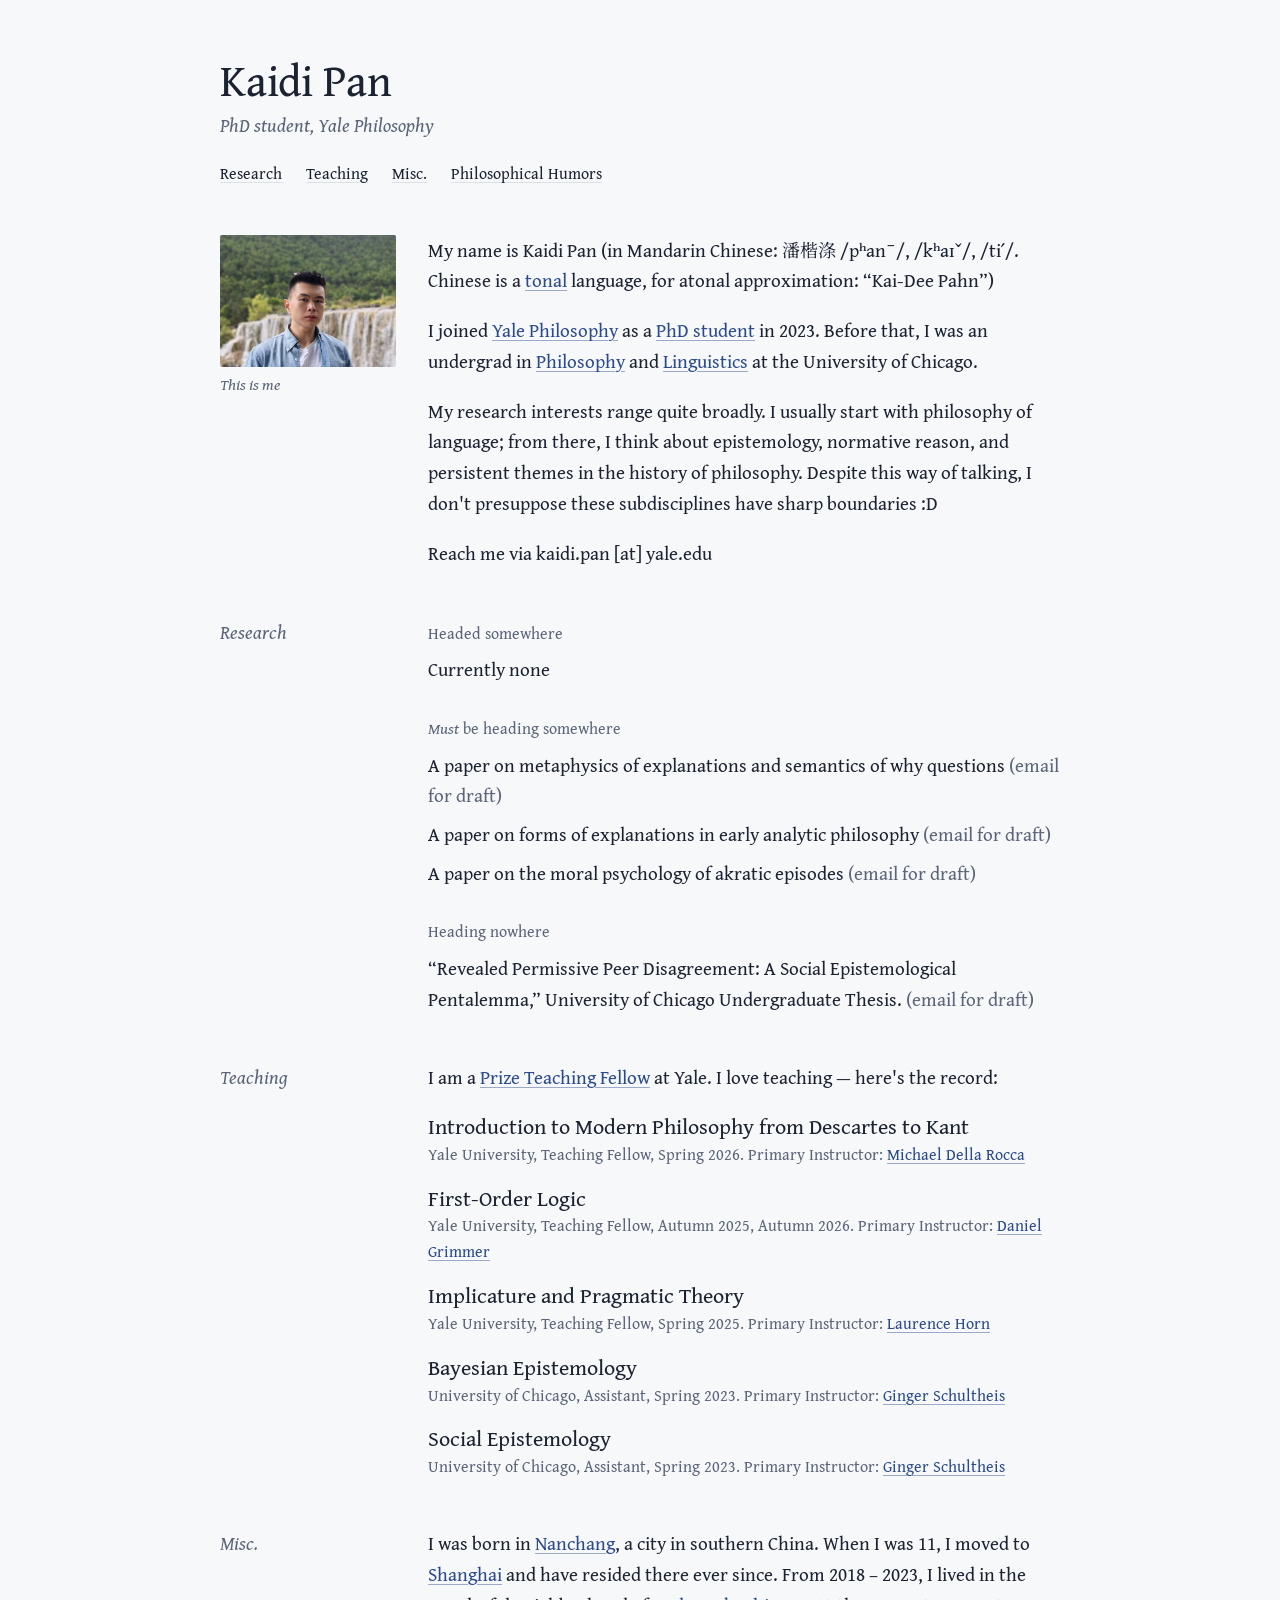
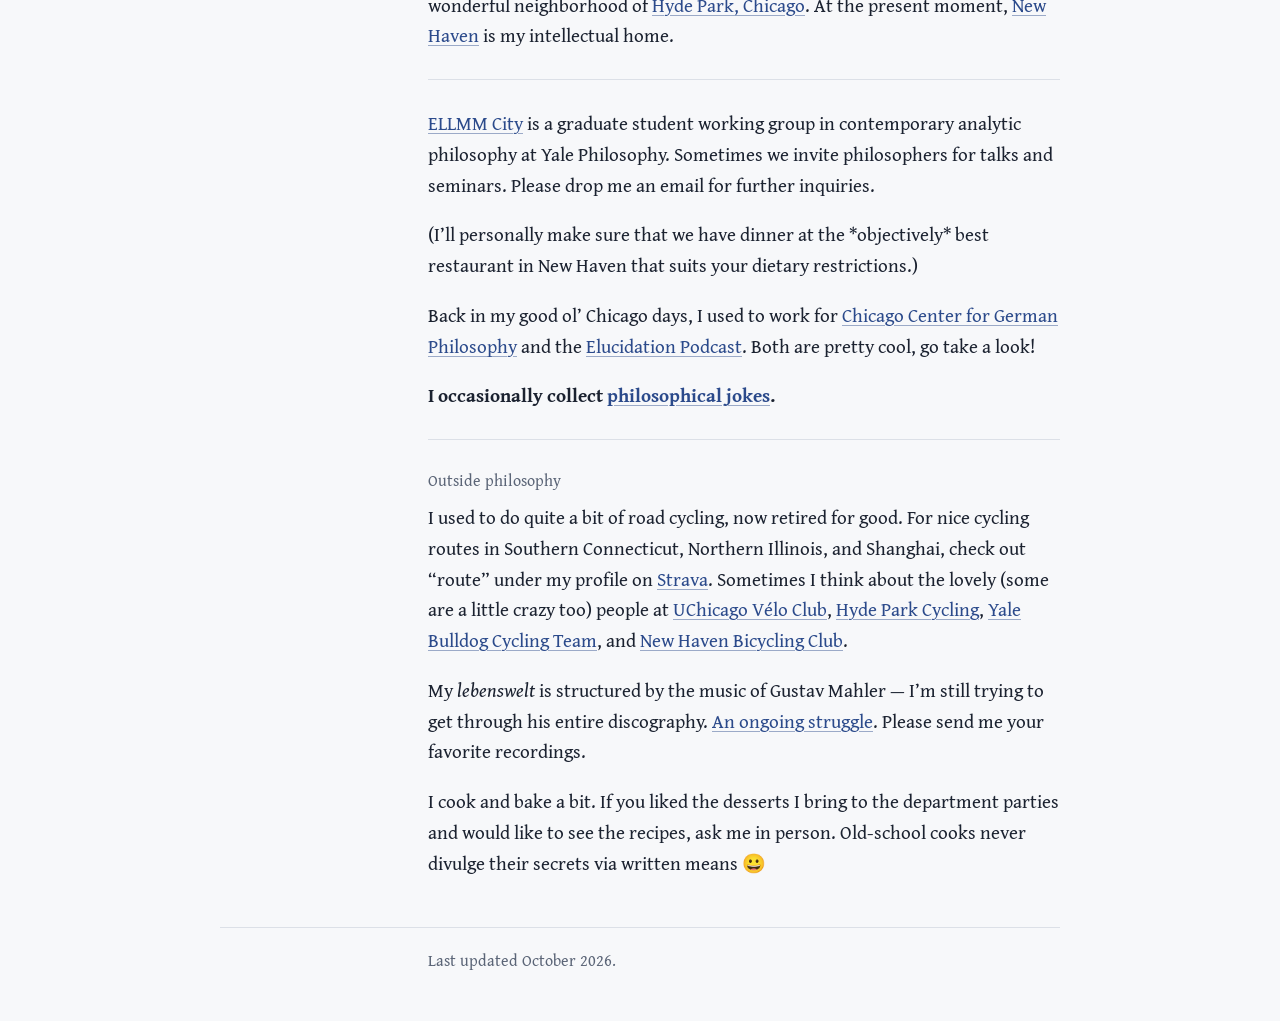
<file: index.html>
<!doctype html>
<html lang="en">
<head>
  <meta charset="utf-8">
  <meta name="viewport" content="width=device-width, initial-scale=1, viewport-fit=cover">
  <title>Kaidi Pan · Philosophy, Yale University</title>
  <meta name="description" content="Kaidi Pan (潘楷涤), PhD student in philosophy at Yale University: philosophy of language, epistemology, normative reason, and the history of philosophy.">
  <meta name="author" content="Kaidi Pan">
  <link rel="canonical" href="https://kaidi-pan.github.io/">

  <!-- How the page looks when the link is shared (Slack, iMessage, social media) -->
  <meta property="og:type" content="profile">
  <meta property="og:site_name" content="Kaidi Pan">
  <meta property="og:title" content="Kaidi Pan">
  <meta property="og:description" content="Kaidi Pan (潘楷涤), PhD student in philosophy at Yale University: philosophy of language, epistemology, normative reason, and the history of philosophy.">
  <meta property="og:url" content="https://kaidi-pan.github.io/">
  <meta property="og:image" content="https://kaidi-pan.github.io/photo.jpg">
  <meta property="og:image:alt" content="Kaidi Pan">
  <meta property="profile:first_name" content="Kaidi">
  <meta property="profile:last_name" content="Pan">
  <meta name="twitter:card" content="summary">

  <!-- Structured data: tells search engines who this page is about -->
  <script type="application/ld+json">
{
  "@context": "https://schema.org",
  "@type": "ProfilePage",
  "url": "https://kaidi-pan.github.io/",
  "dateModified": "2026-10-11",
  "mainEntity": {
    "@type": "Person",
    "@id": "https://kaidi-pan.github.io/#person",
    "name": "Kaidi Pan",
    "alternateName": "潘楷涤",
    "givenName": "Kaidi",
    "familyName": "Pan",
    "url": "https://kaidi-pan.github.io/",
    "image": "https://kaidi-pan.github.io/photo.jpg",
    "jobTitle": "PhD student in philosophy",
    "affiliation": {
      "@type": "Organization",
      "name": "Department of Philosophy, Yale University",
      "url": "https://philosophy.yale.edu/"
    },
    "alumniOf": {
      "@type": "CollegeOrUniversity",
      "name": "University of Chicago",
      "url": "https://www.uchicago.edu/"
    },
    "award": "Prize Teaching Fellow, Yale University",
    "knowsAbout": [
      "Philosophy of language",
      "Semantics",
      "Linguistics",
      "Epistemology",
      "Normative reasons",
      "Metaethics",
      "Moral psychology",
      "Explanation",
      "History of analytic philosophy",
      "Early modern philosophy"
    ],
    "sameAs": [
      "https://philosophy.yale.edu/profile/kaidi-pan"
    ]
  }
}
  </script>
  <link rel="icon" href="favicon.svg" type="image/svg+xml">
  <link rel="preconnect" href="https://fonts.googleapis.com">
  <link rel="preconnect" href="https://fonts.gstatic.com" crossorigin>
  <link rel="stylesheet" href="https://fonts.googleapis.com/css2?family=Gentium+Book+Plus:ital,wght@0,400;0,700;1,400;1,700&display=swap">
  <link rel="stylesheet" href="https://fonts.googleapis.com/css2?family=Noto+Serif+SC&text=%E6%BD%98%E6%A5%B7%E6%B6%A4&display=swap">
  <link rel="stylesheet" href="style.css">
</head>
<body>
<div class="page">

  <header class="masthead">
    <h1>Kaidi Pan</h1>
    <p class="role">PhD student, Yale Philosophy</p>
    <nav class="site-nav" aria-label="Site">
      <ul>
        <li><a href="#research">Research</a></li>
        <li><a href="#teaching">Teaching</a></li>
        <li><a href="#misc">Misc.</a></li>
        <li><a href="jokes.html">Philosophical Humors</a></li>
        <!-- To add a CV: put cv.pdf in this folder and uncomment the next line.
        <li><a href="cv.pdf">CV</a></li>
        -->
      </ul>
    </nav>
  </header>

  <main class="stack">

    <!-- HELLO -->
    <section class="row intro" id="hello" aria-label="Hello">
      <figure class="portrait">
        <img src="photo.jpg" width="900" height="1115" alt="Kaidi Pan" onerror="this.closest('figure').hidden = true">
        <figcaption>This is me</figcaption>
      </figure>
      <div class="body">
        <p>My name is Kaidi Pan (in Mandarin Chinese: <span lang="zh-Hans" class="hanzi">潘楷涤</span> <span class="ipa">/pʰanˉ/, /kʰaɪˇ/, /tiˊ/</span>. Chinese is a <a href="https://en.wikipedia.org/wiki/Standard_Chinese_phonology#Tones" target="_blank">tonal</a> language, for atonal approximation: “Kai-Dee Pahn”)</p>
        <p>I joined <a href="https://philosophy.yale.edu/" target="_blank">Yale Philosophy</a> as a <a href="https://philosophy.yale.edu/people/graduate-students" target="_blank">PhD student</a> in 2023. Before that, I was an undergrad in <a href="https://philosophy.uchicago.edu/" target="_blank">Philosophy</a> and <a href="https://linguistics.uchicago.edu/" target="_blank">Linguistics</a> at the University of Chicago.</p>
        <p>My research interests range quite broadly. I usually start with philosophy of language; from there, I think about epistemology, normative reason, and persistent themes in the history of philosophy. Despite this way of talking, I don't presuppose these subdisciplines have sharp boundaries :D</p>
        <p>Reach me via kaidi.pan [at] yale.edu</p>
      </div>
    </section>

    <!-- RESEARCH -->
    <section class="row" id="research">
      <h2>Research</h2>
      <div class="body">

        <h3 class="group">Headed somewhere</h3>
        <ul class="items">
          <li>Currently none</li>
          <!-- When a paper is accepted, replace "Currently none" with e.g.
          <li>“Paper Title,” <i>Journal Name</i>, forthcoming. <a href="papers/title.pdf">PDF</a></li>
          -->
        </ul>

        <h3 class="group"><em>Must</em> be heading somewhere</h3>
        <ul class="items">
          <li>A paper on metaphysics of explanations and semantics of why questions <span class="note">(email for draft)</span></li>
          <li>A paper on forms of explanations in early analytic philosophy <span class="note">(email for draft)</span></li>
          <li>A paper on the moral psychology of akratic episodes <span class="note">(email for draft)</span></li>
        </ul>

        <h3 class="group">Heading nowhere</h3>
        <ul class="items">
          <li>“Revealed Permissive Peer Disagreement: A Social Epistemological Pentalemma,” University of Chicago Undergraduate Thesis. <span class="note">(email for draft)</span></li>
        </ul>

      </div>
    </section>

    <!-- TEACHING -->
    <section class="row" id="teaching">
      <h2>Teaching</h2>
      <div class="body">
        <p>I am a <a href="https://gsas.yale.edu/teaching-fellow-program/prize-teaching-fellows" target="_blank">Prize Teaching Fellow</a> at Yale. I love teaching — here's the record:</p>
        <ul class="items courses">
          <li>
            <span class="course">Introduction to Modern Philosophy from Descartes to Kant</span>
            <span class="note">Yale University, Teaching Fellow, Spring 2026. Primary Instructor: <a href="https://philosophy.yale.edu/profile/michael-della-rocca" target="_blank">Michael Della Rocca</a></span>
          </li>
          <li>
            <span class="course">First-Order Logic</span>
            <span class="note">Yale University, Teaching Fellow, Autumn 2025, Autumn 2026. Primary Instructor: <a href="https://danielgrimmer.github.io/" target="_blank">Daniel Grimmer</a></span>
          </li>
          <li>
            <span class="course">Implicature and Pragmatic Theory</span>
            <span class="note">Yale University, Teaching Fellow, Spring 2025. Primary Instructor: <a href="https://ling.yale.edu/profile/laurence-r-horn" target="_blank">Laurence Horn</a></span>
          </li>
          <li>
            <span class="course">Bayesian Epistemology</span>
            <span class="note">University of Chicago, Assistant, Spring 2023. Primary Instructor: <a href="https://www.gingerschultheis.com/" target="_blank">Ginger Schultheis</a></span>
          </li>
          <li>
            <span class="course">Social Epistemology</span>
            <span class="note">University of Chicago, Assistant, Spring 2023. Primary Instructor: <a href="https://www.gingerschultheis.com/" target="_blank">Ginger Schultheis</a></span>
          </li>
        </ul>
      </div>
    </section>

    <!-- MISC. -->
    <section class="row" id="misc">
      <h2>Misc.</h2>
      <div class="body">
        <p>I was born in <a href="https://en.wikipedia.org/wiki/Nanchang" target="_blank">Nanchang</a>, a city in southern China. When I was 11, I moved to <a href="https://en.wikipedia.org/wiki/Shanghai" target="_blank">Shanghai</a> and have resided there ever since. From 2018 – 2023, I lived in the wonderful neighborhood of <a href="https://en.wikipedia.org/wiki/Hyde_Park,_Chicago" target="_blank">Hyde Park, Chicago</a>. At the present moment, <a href="https://en.wikipedia.org/wiki/New_Haven,_Connecticut" target="_blank">New Haven</a> is my intellectual home.</p>

        <hr>

        <p><a href="https://philosophy.yale.edu/graduates/working-groups" target="_blank">ELLMM City</a> is a graduate student working group in contemporary analytic philosophy at Yale Philosophy. Sometimes we invite philosophers for talks and seminars. Please drop me an email for further inquiries.</p>
        <p>(I’ll personally make sure that we have dinner at the *objectively* best restaurant in New Haven that suits your dietary restrictions.)</p>
        <p>Back in my good ol’ Chicago days, I used to work for <a href="https://centerforgermanphilosophy.uchicago.edu/" target="_blank">Chicago Center for German Philosophy</a> and the <a href="https://elucidations.vercel.app/" target="_blank">Elucidation Podcast</a>. Both are pretty cool, go take a look!</p>
        <p><strong>I occasionally collect <a href="jokes.html">philosophical jokes</a>.</strong></p>

        <hr>

        <h3 class="group">Outside philosophy</h3>
        <p>I used to do quite a bit of road cycling, now retired for good. For nice cycling routes in Southern Connecticut, Northern Illinois, and Shanghai, check out “route” under my profile on <a href="https://www.strava.com/athletes/47119858" target="_blank">Strava</a>. Sometimes I think about the lovely (some are a little crazy too) people at <a href="https://blueprint.uchicago.edu/organization/ucvc" target="_blank">UChicago Vélo Club</a>, <a href="https://hydeparkcycling.org/" target="_blank">Hyde Park Cycling</a>, <a href="http://www.yalecycling.org/" target="_blank">Yale Bulldog Cycling Team</a>, and <a href="https://www.newhavenbicyclingclub.org/" target="_blank">New Haven Bicycling Club</a>.</p>
        <p>My <i lang="de">lebenswelt</i> is structured by the music of Gustav Mahler — I’m still trying to get through his entire discography. <a href="https://open.spotify.com/playlist/34QnlANJVB7xuvrB13A59O" target="_blank">An ongoing struggle</a>. Please send me your favorite recordings.</p>
        <p>I cook and bake a bit. If you liked the desserts I bring to the department parties and would like to see the recipes, ask me in person. Old-school cooks never divulge their secrets via written means 😀</p>
      </div>
    </section>

  </main>

  <footer class="row colophon">
    <p class="body">Last updated October 2026.</p>
  </footer>

</div>
</body>
</html>
</file>
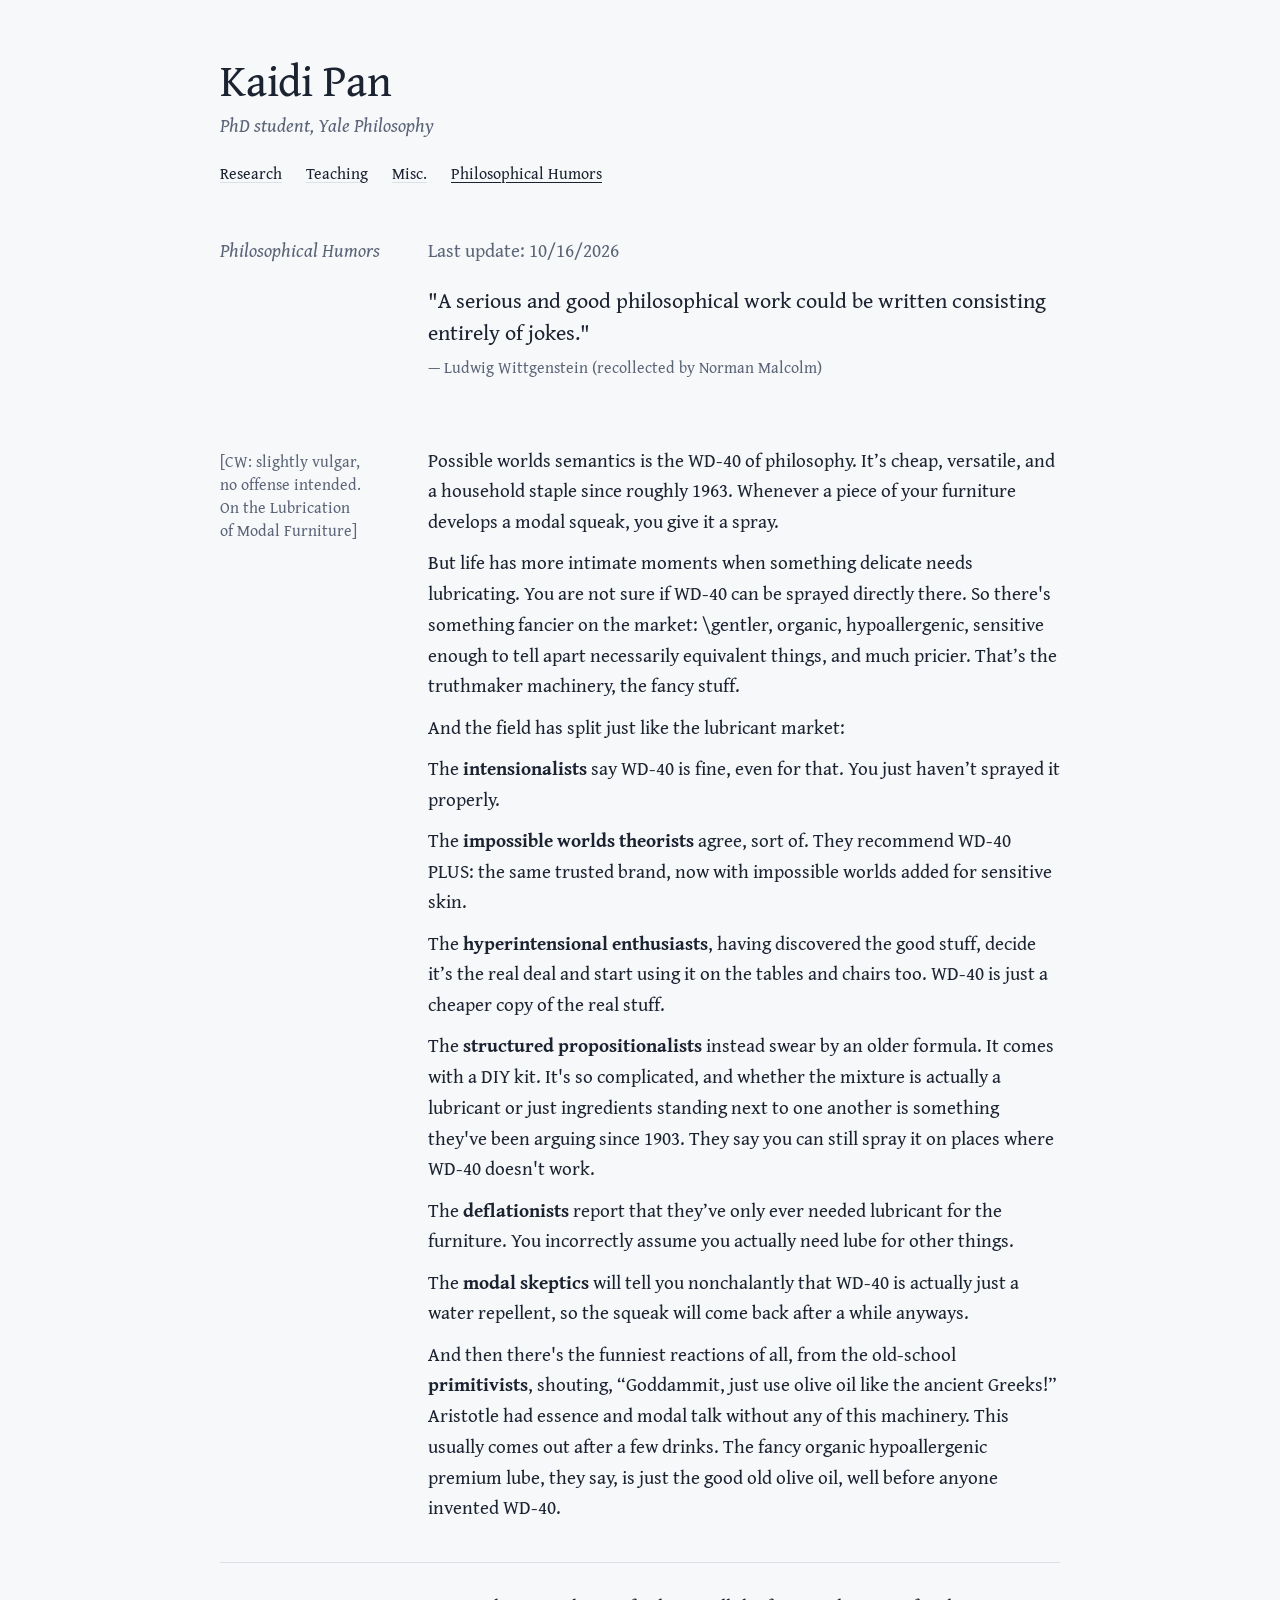
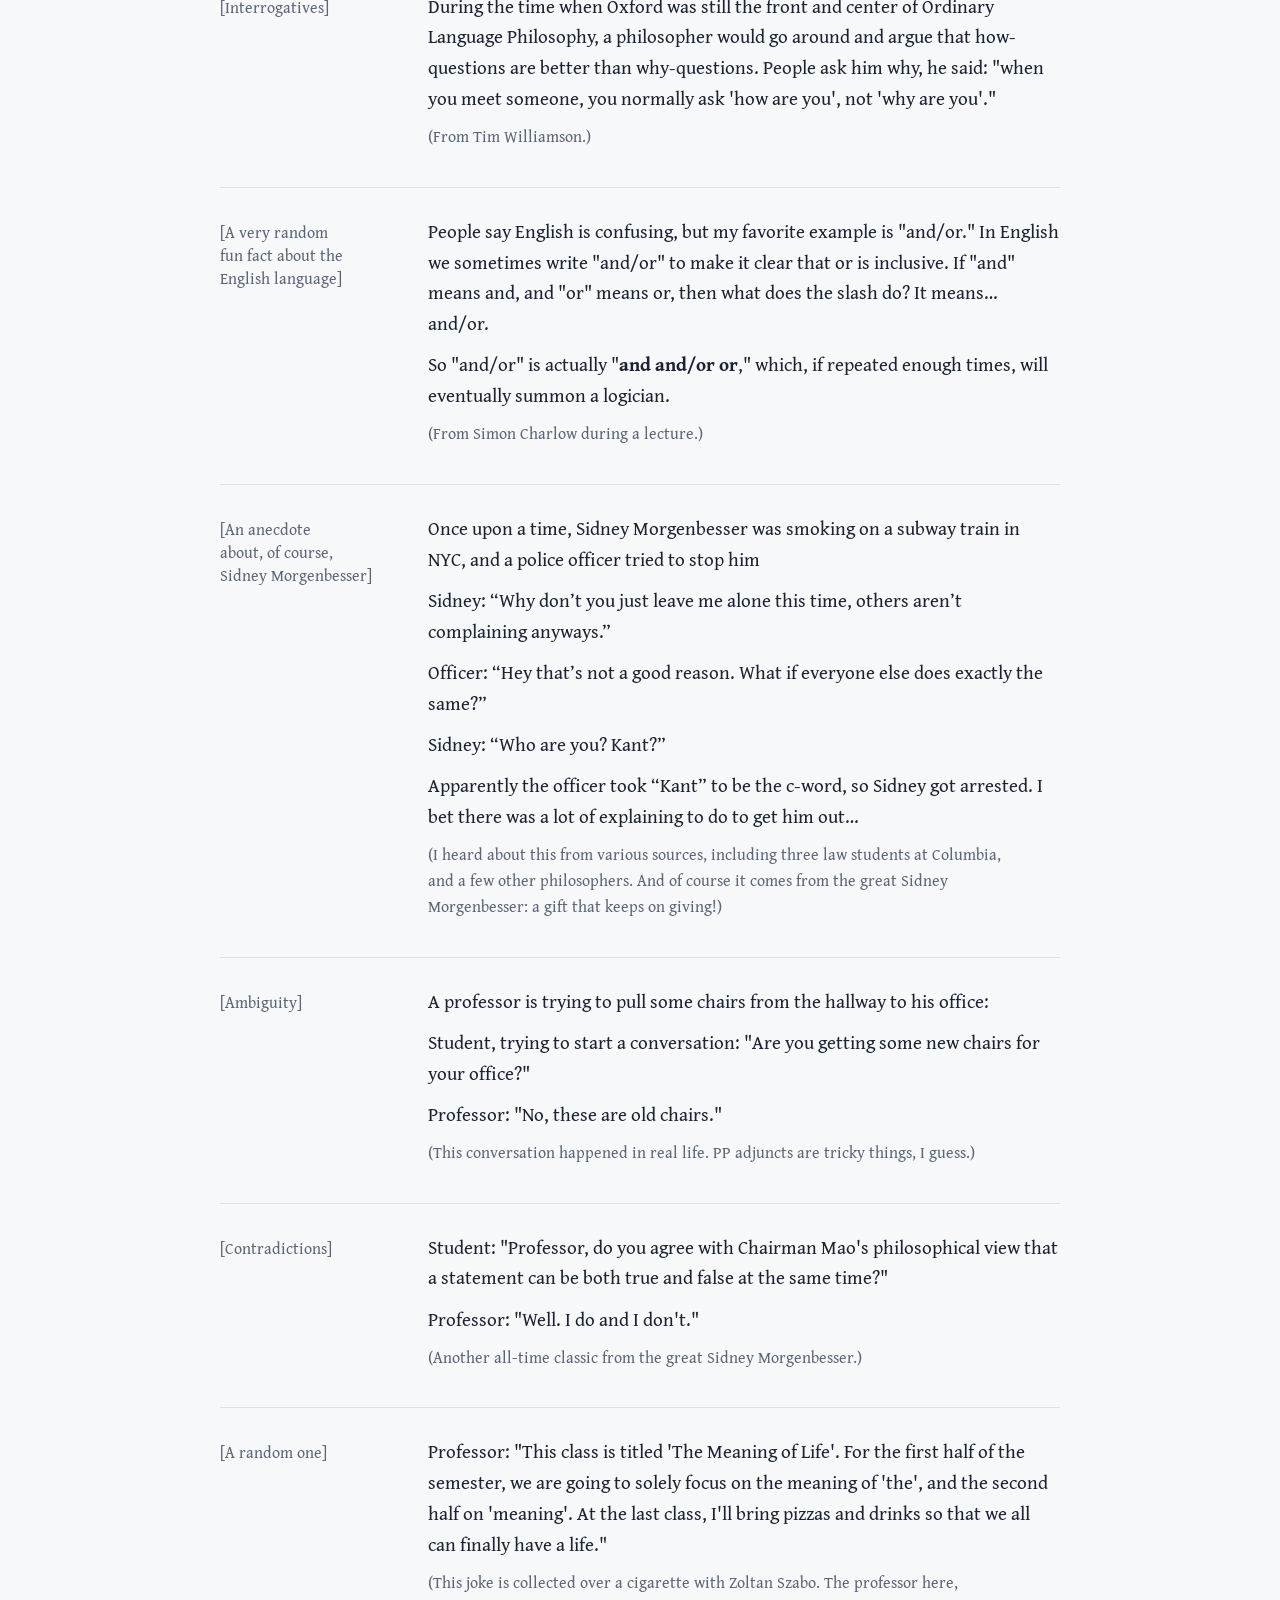
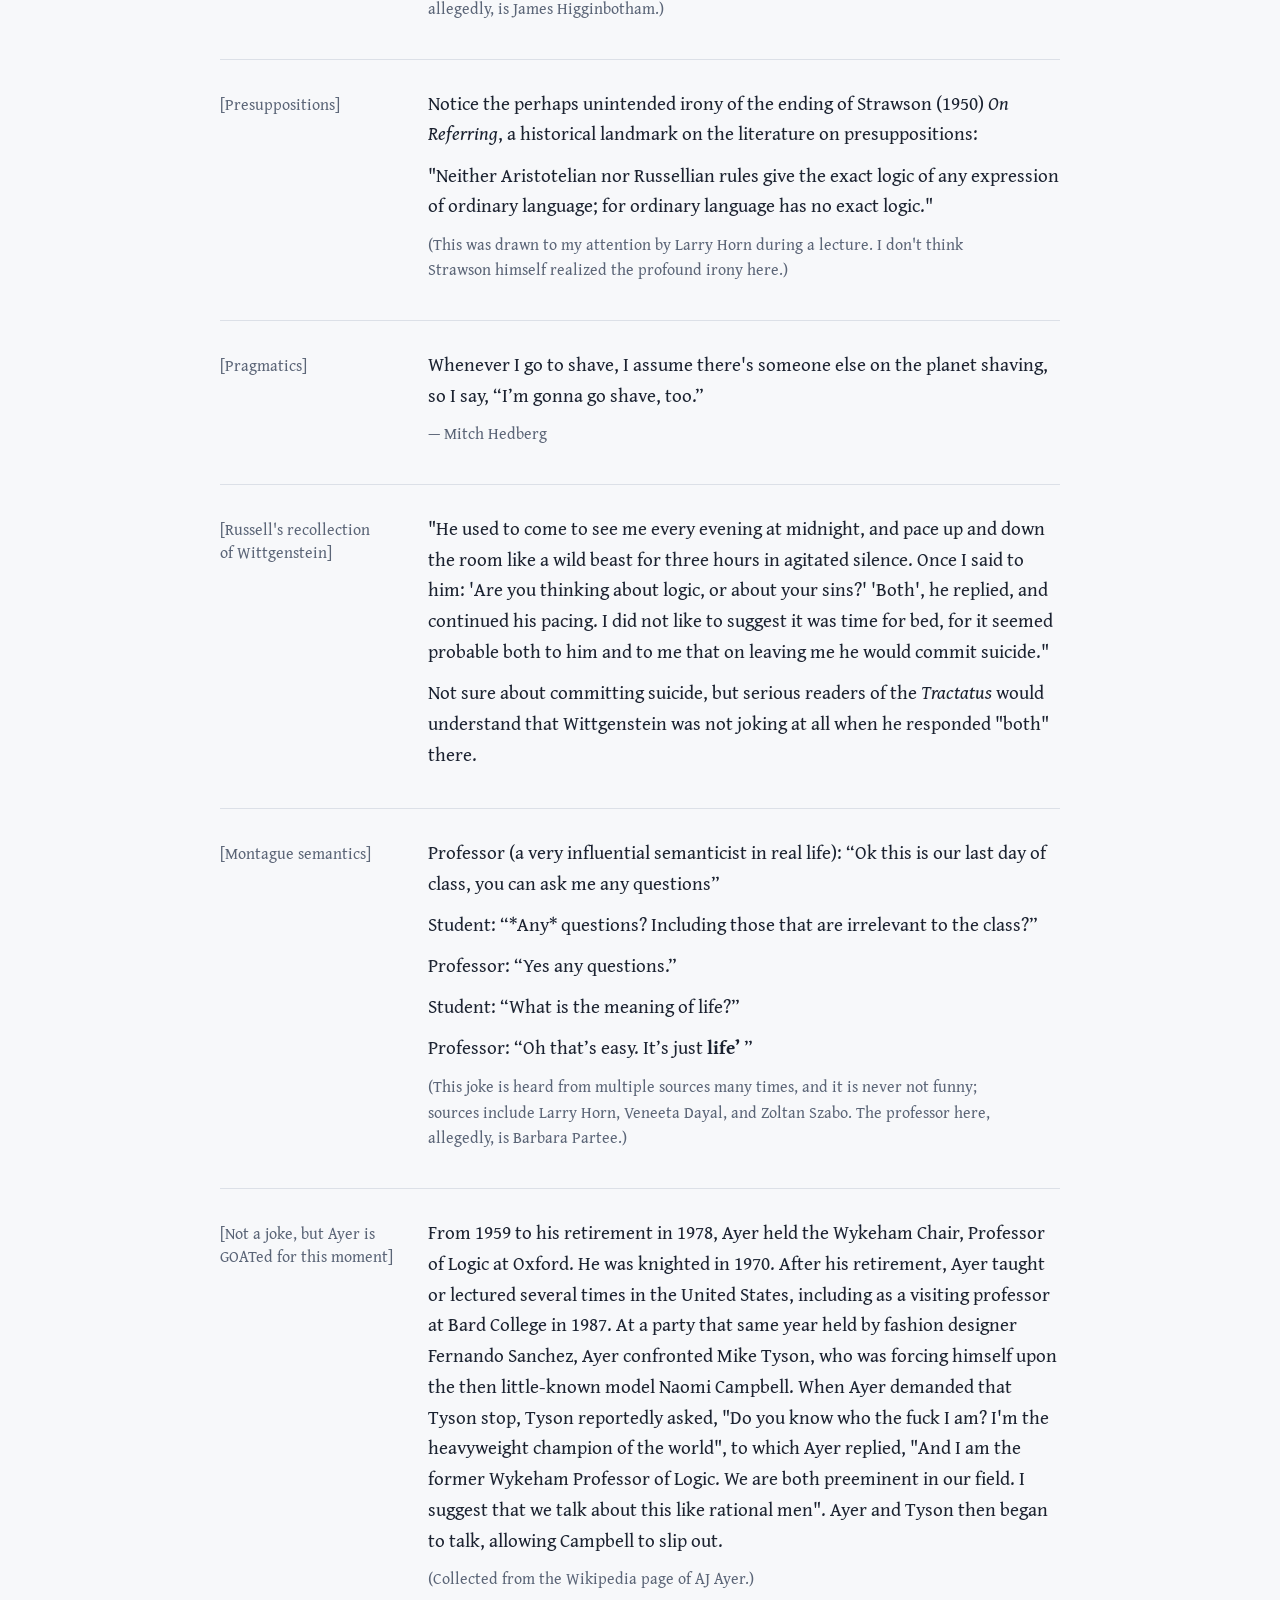
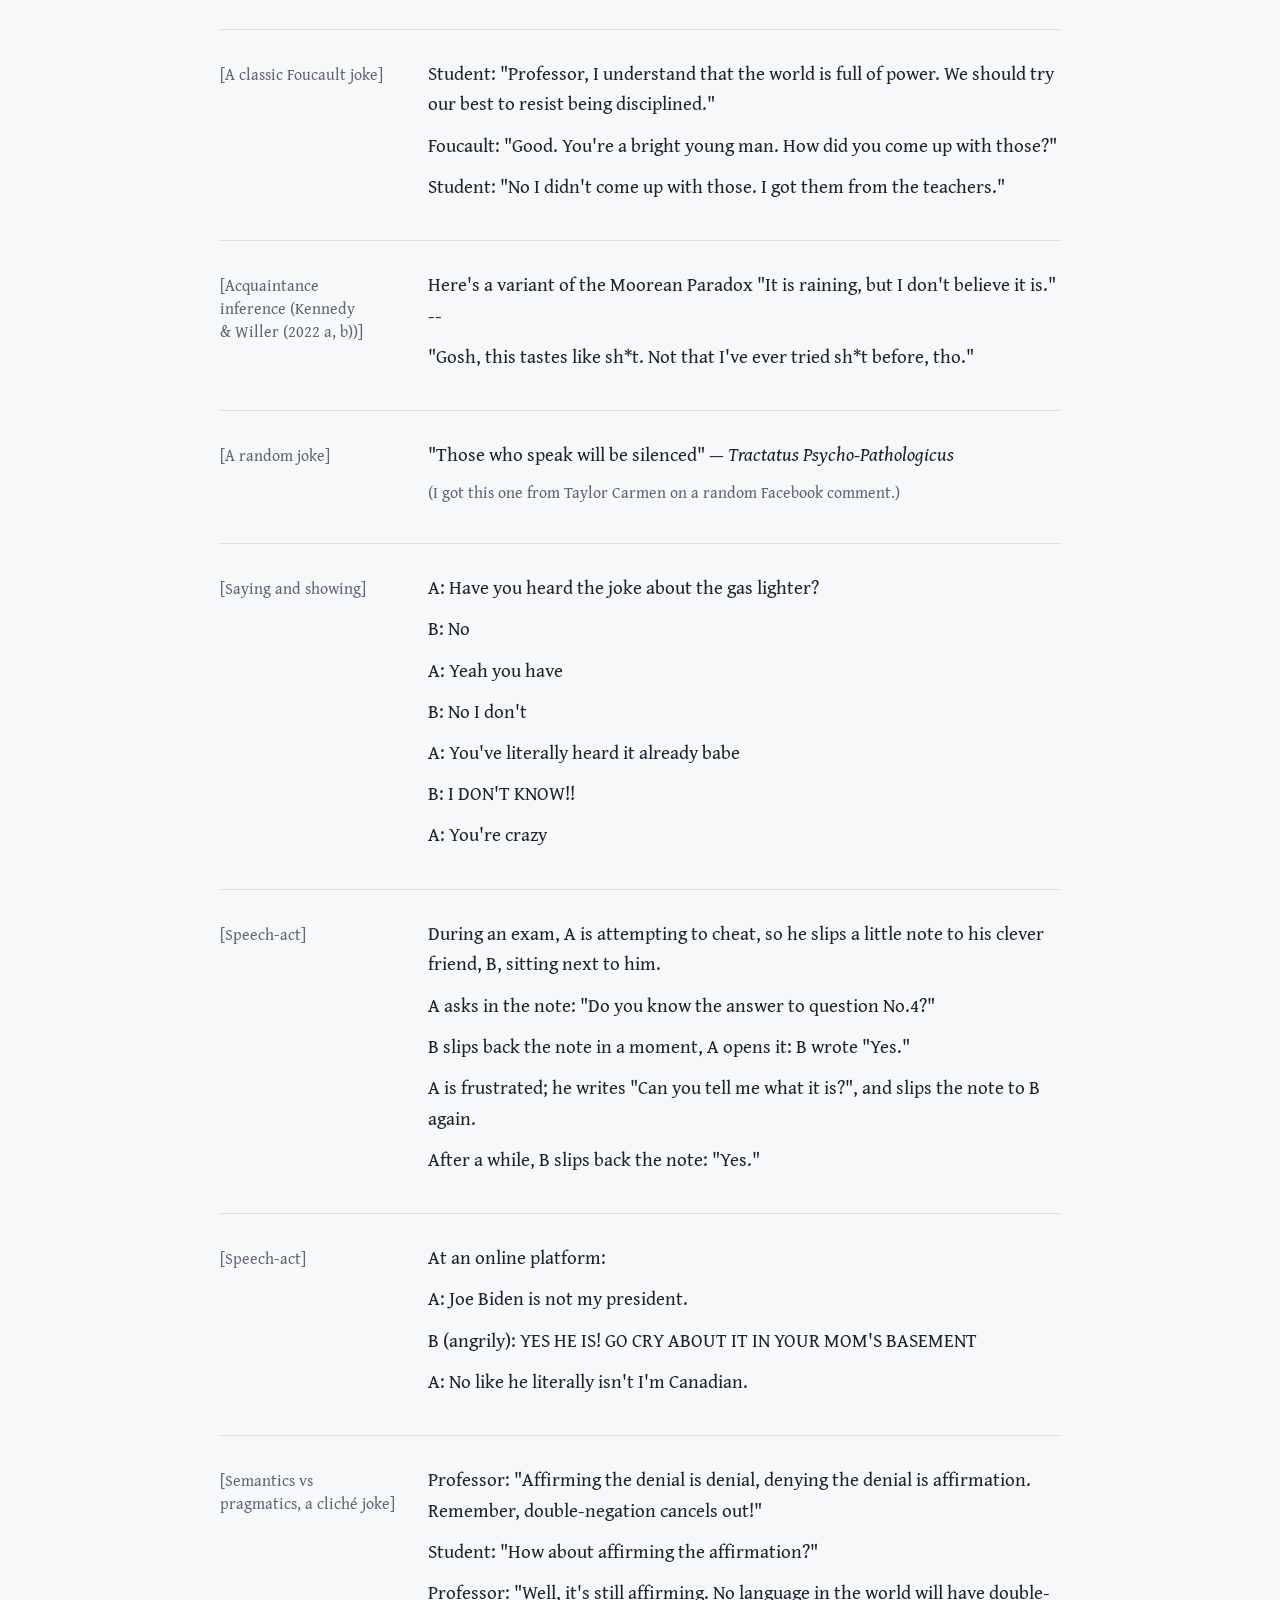
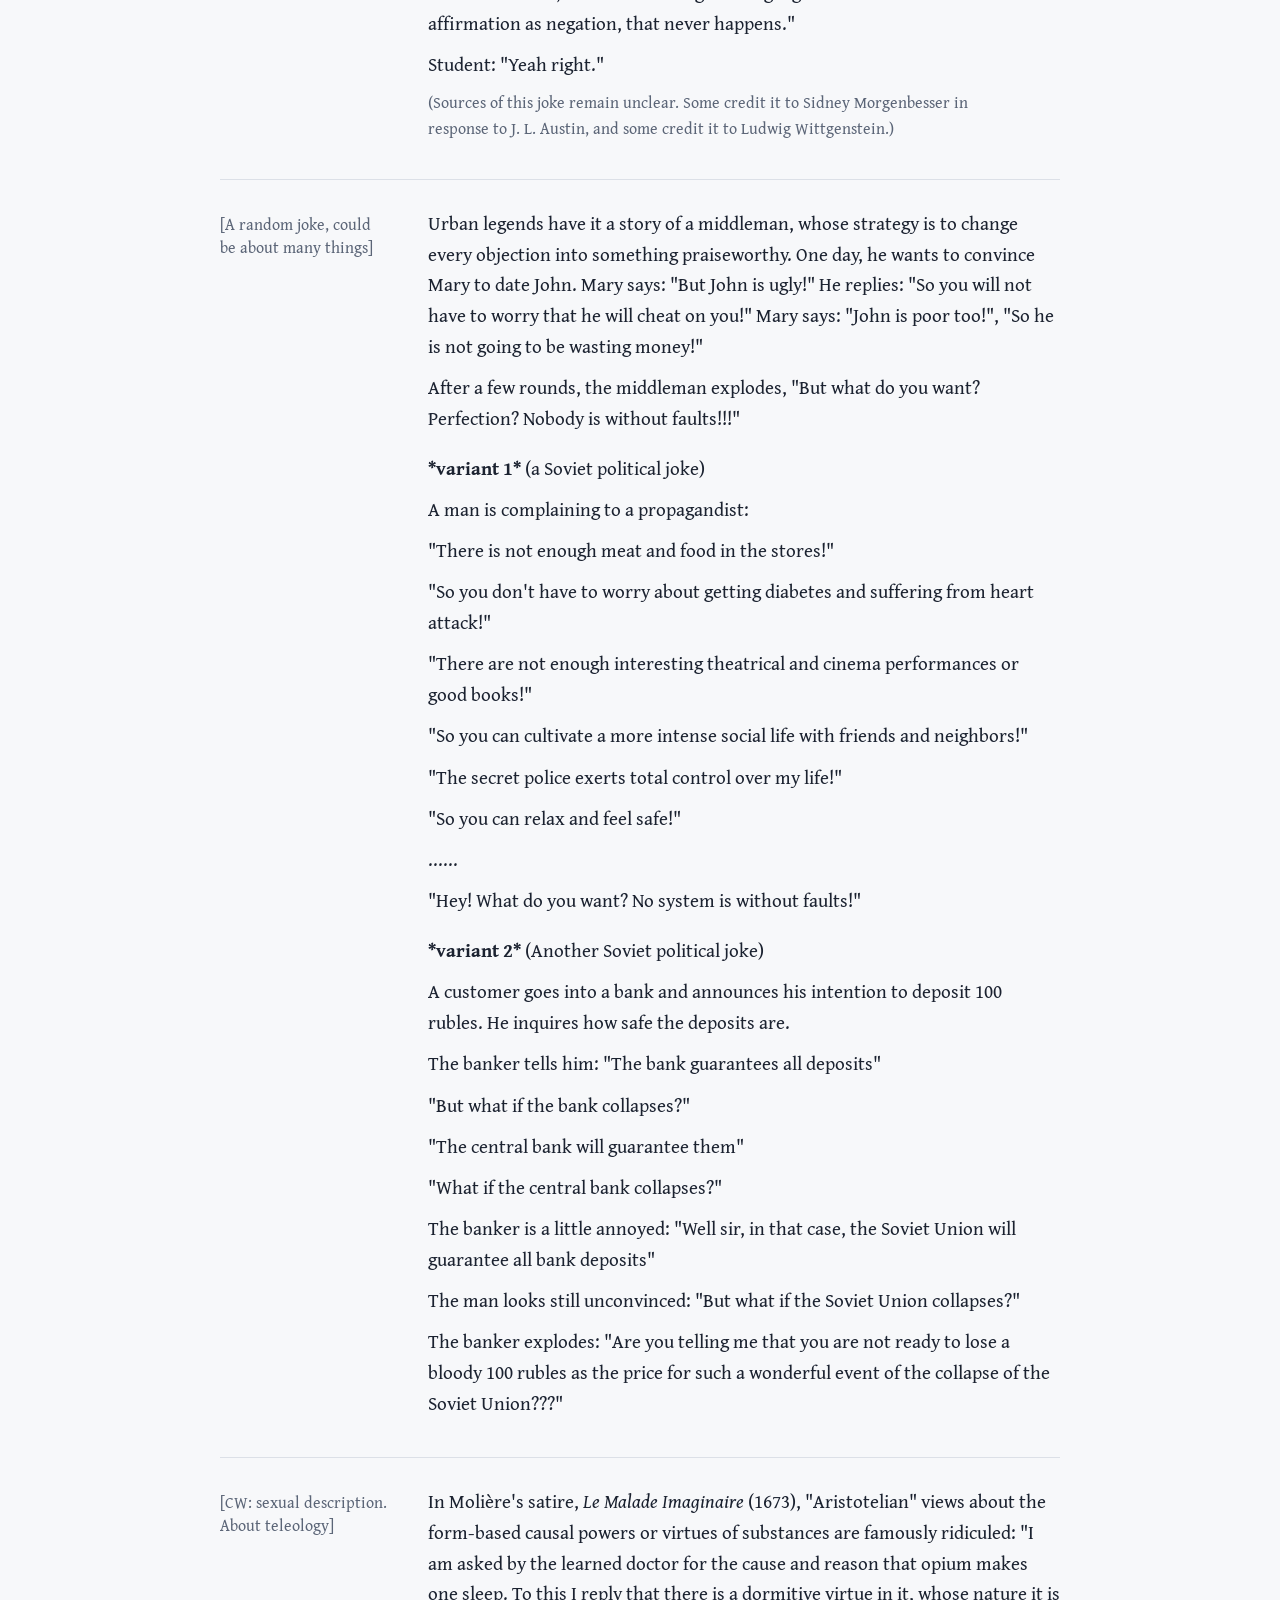
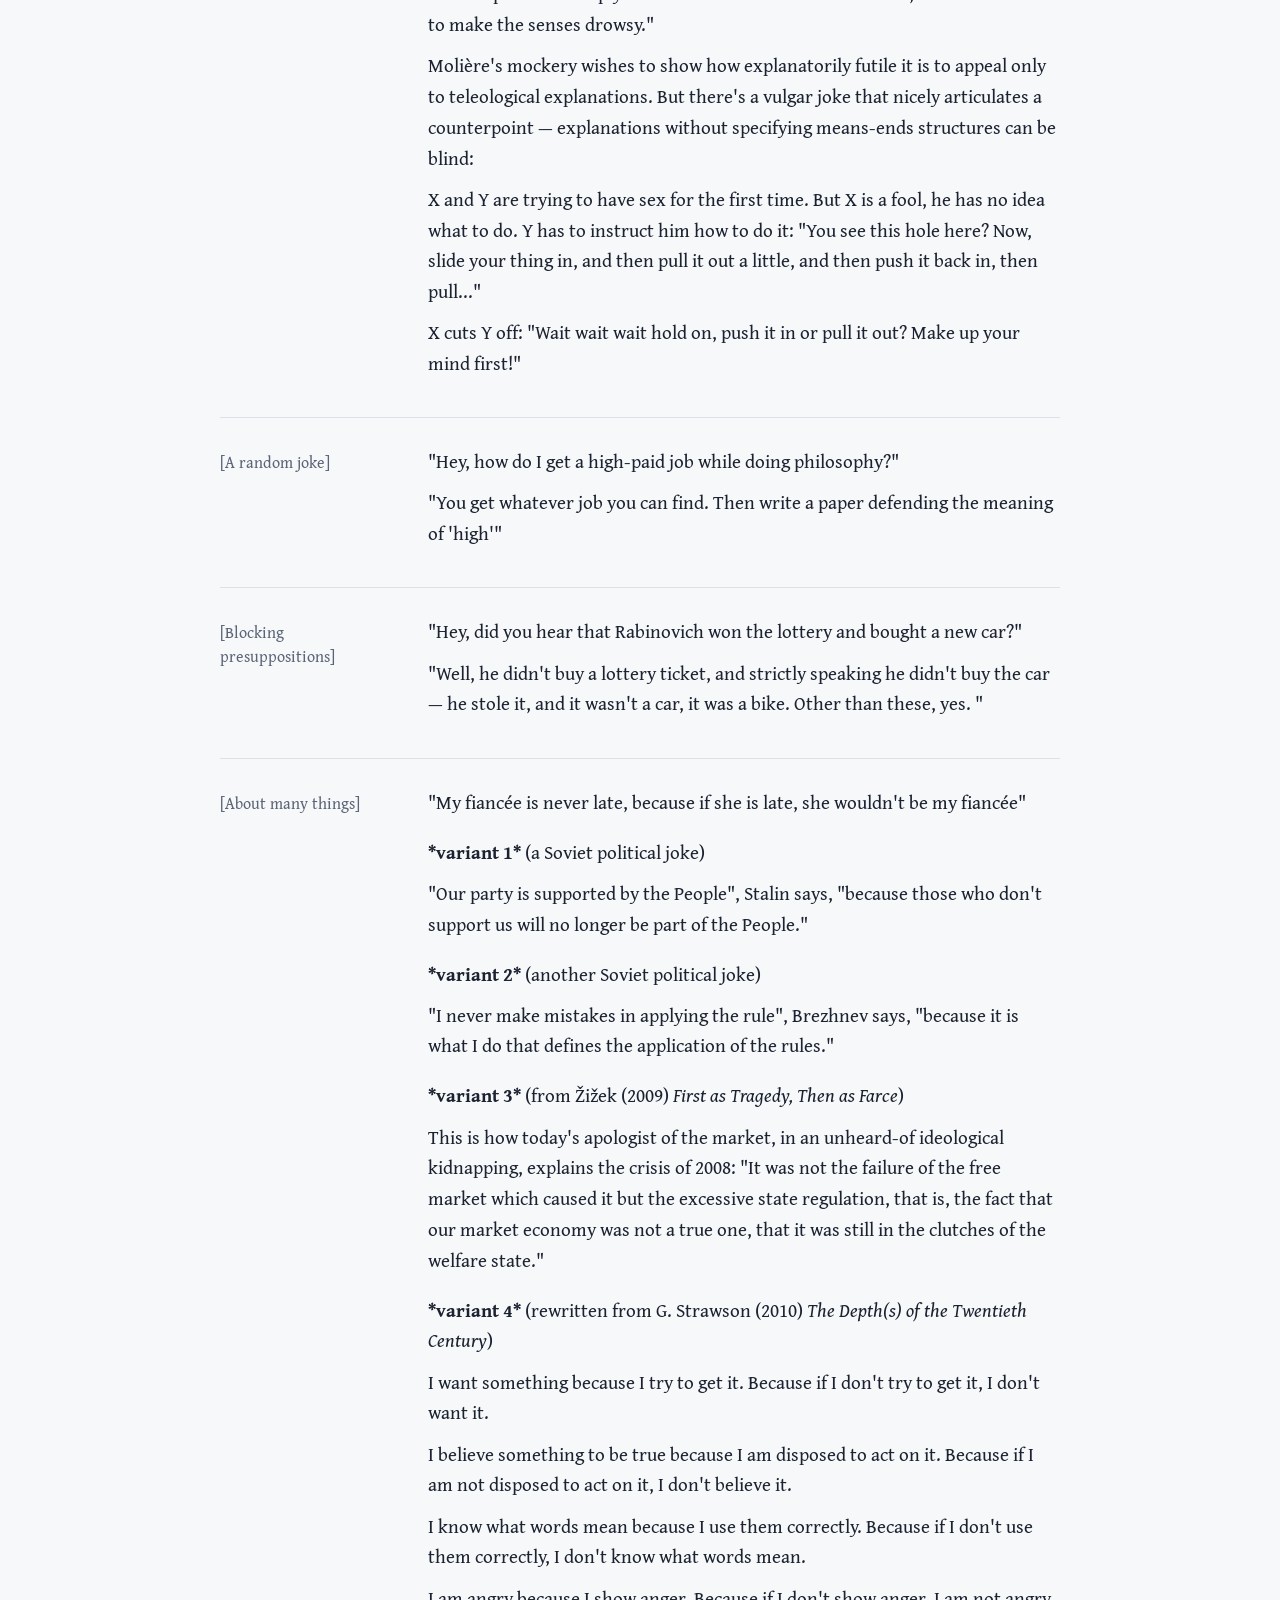
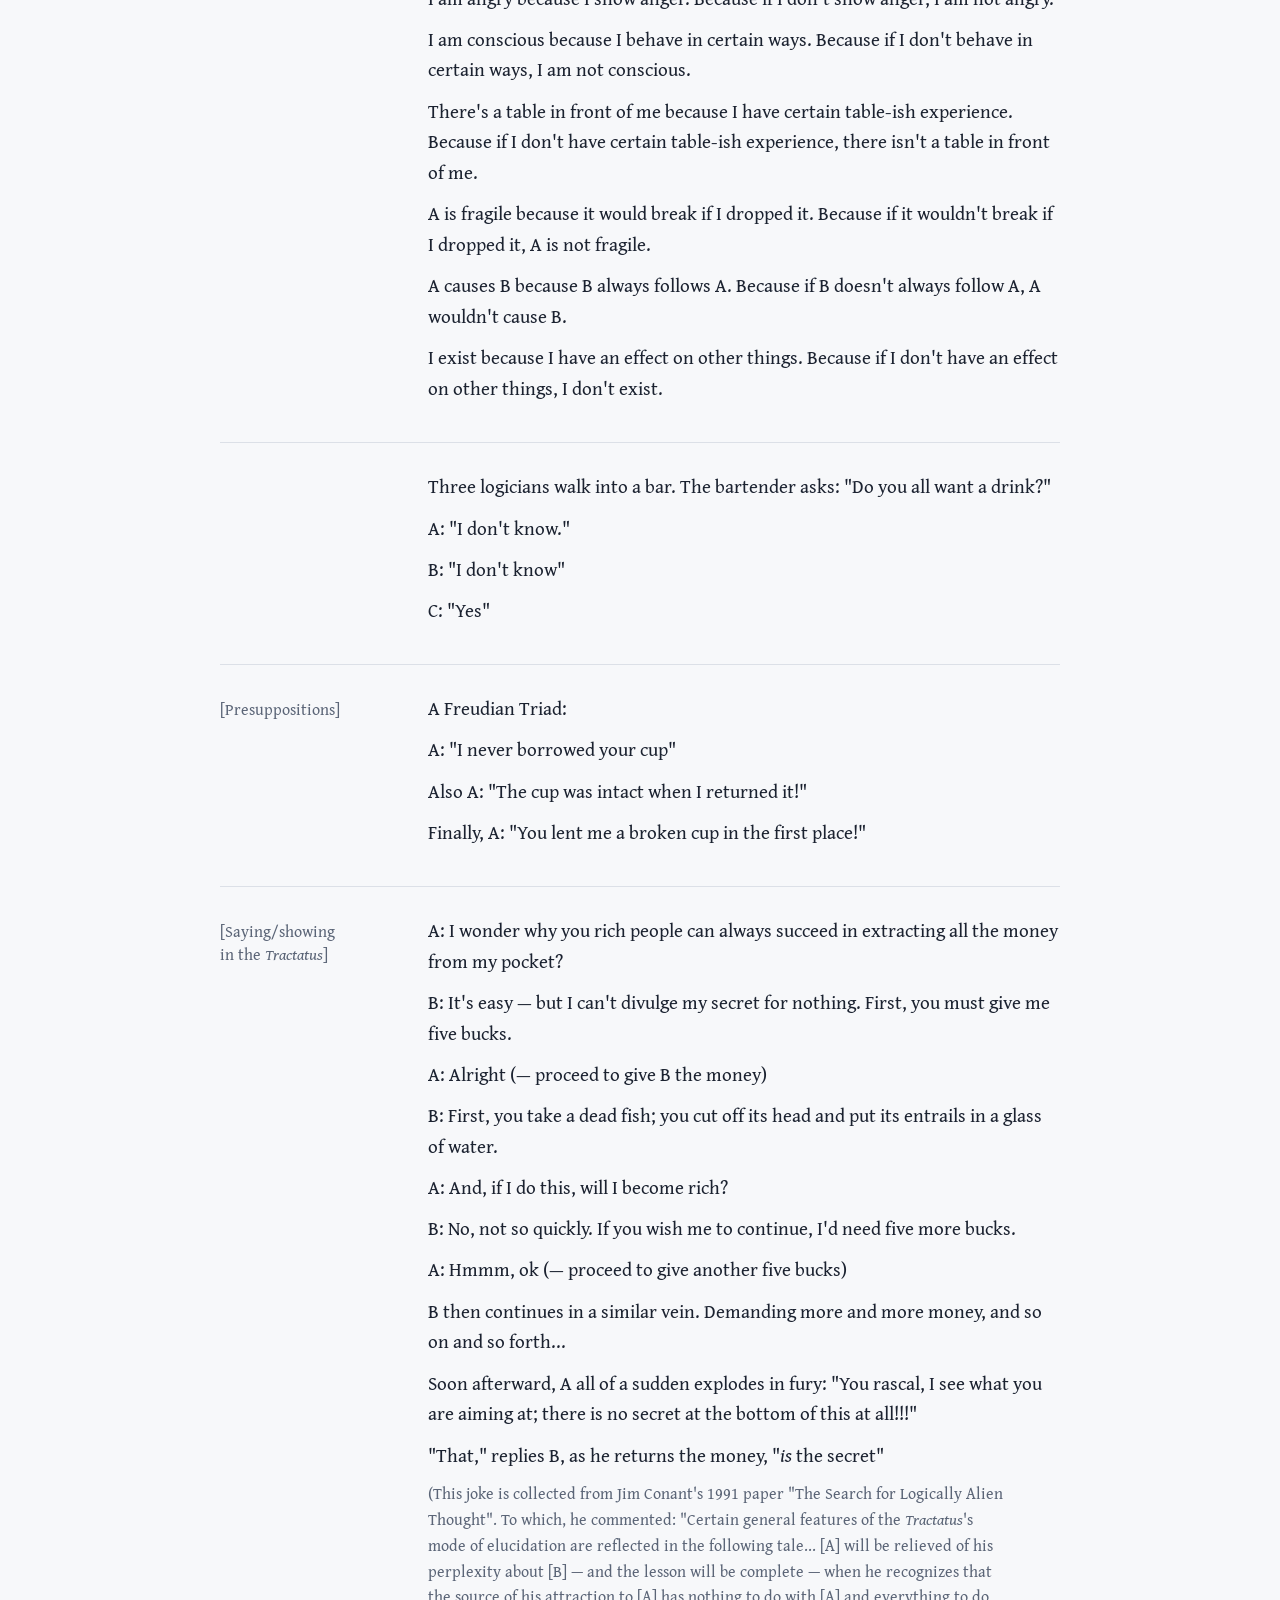
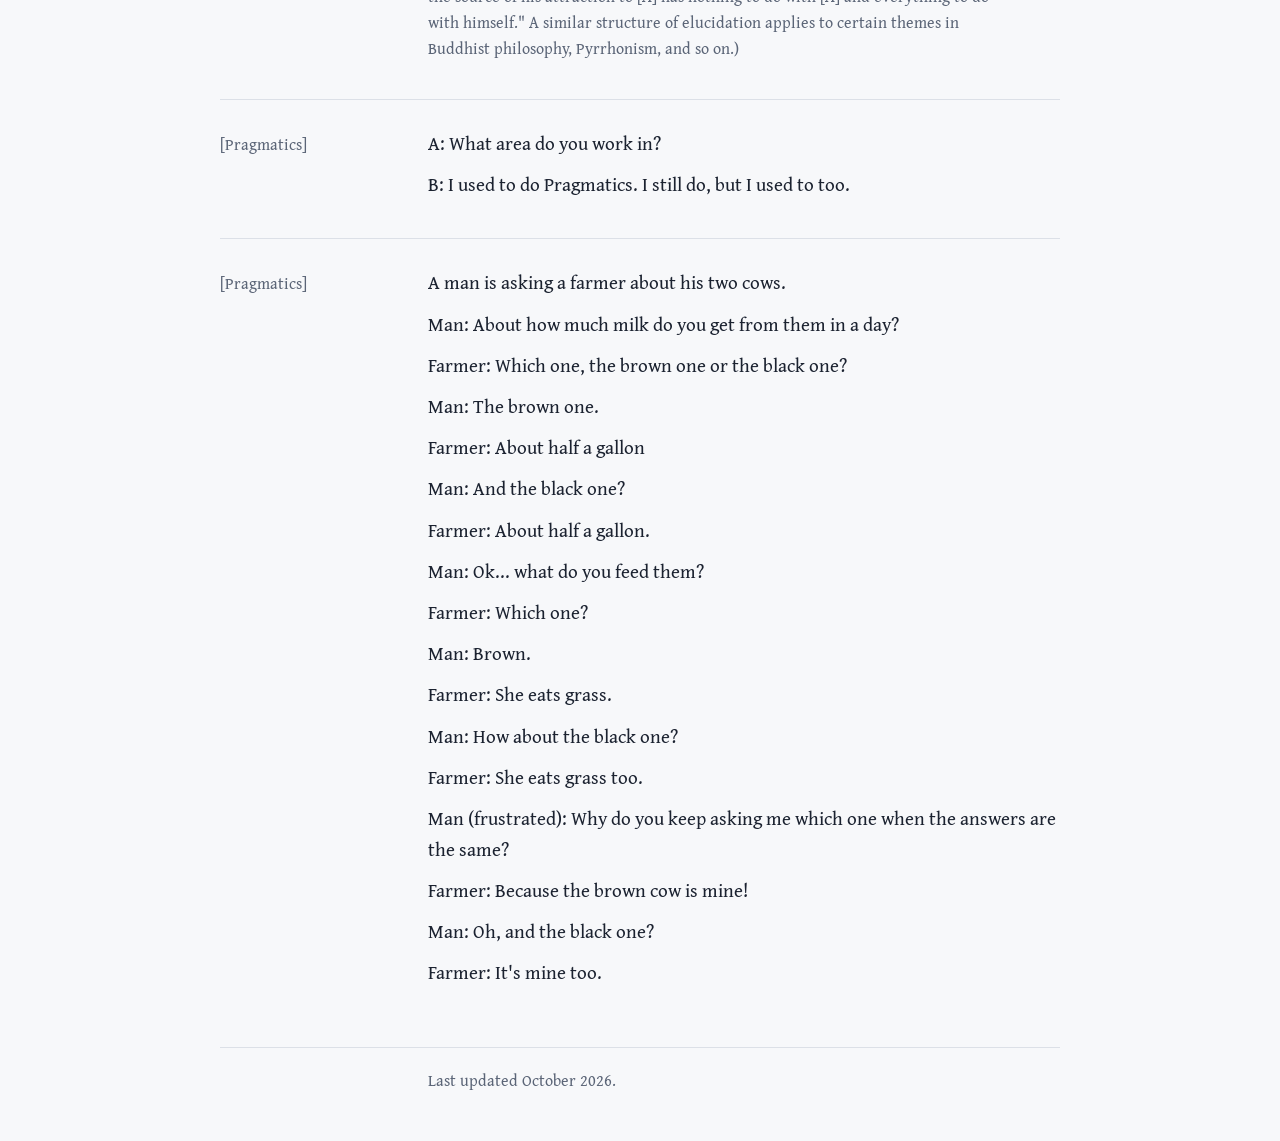
<file: jokes.html>
<!doctype html>
<html lang="en">
<head>
  <meta charset="utf-8">
  <meta name="viewport" content="width=device-width, initial-scale=1, viewport-fit=cover">
  <title>Philosophical Humors · Philosophy Jokes Collected by Kaidi Pan</title>
  <meta name="description" content="Philosophy jokes and anecdotes collected by Kaidi Pan: Sidney Morgenbesser, Wittgenstein, Ayer, presuppositions, pragmatics, speech acts, and more.">
  <meta name="author" content="Kaidi Pan">
  <link rel="canonical" href="https://kaidi-pan.github.io/jokes.html">
  <meta property="og:type" content="website">
  <meta property="og:site_name" content="Kaidi Pan">
  <meta property="og:title" content="Philosophical Humors">
  <meta property="og:description" content="Philosophy jokes and anecdotes collected by Kaidi Pan: Sidney Morgenbesser, Wittgenstein, Ayer, presuppositions, pragmatics, speech acts, and more.">
  <meta property="og:url" content="https://kaidi-pan.github.io/jokes.html">
  <meta name="twitter:card" content="summary">
  <script type="application/ld+json">
{
  "@context": "https://schema.org",
  "@type": "CollectionPage",
  "name": "Philosophical Humors",
  "description": "Philosophy jokes and anecdotes collected by Kaidi Pan: Sidney Morgenbesser, Wittgenstein, Ayer, presuppositions, pragmatics, speech acts, and more.",
  "url": "https://kaidi-pan.github.io/jokes.html",
  "inLanguage": "en",
  "dateModified": "2026-10-11",
  "author": {
    "@type": "Person",
    "@id": "https://kaidi-pan.github.io/#person",
    "name": "Kaidi Pan",
    "url": "https://kaidi-pan.github.io/"
  }
}
  </script>
  <link rel="icon" href="favicon.svg" type="image/svg+xml">
  <link rel="preconnect" href="https://fonts.googleapis.com">
  <link rel="preconnect" href="https://fonts.gstatic.com" crossorigin>
  <link rel="stylesheet" href="https://fonts.googleapis.com/css2?family=Gentium+Book+Plus:ital,wght@0,400;0,700;1,400;1,700&display=swap">
  <link rel="stylesheet" href="style.css">
</head>
<body>
<div class="page">

  <header class="masthead">
    <h1><a href="./">Kaidi Pan</a></h1>
    <p class="role">PhD student, Yale Philosophy</p>
    <nav class="site-nav" aria-label="Site">
      <ul>
        <li><a href="./#research">Research</a></li>
        <li><a href="./#teaching">Teaching</a></li>
        <li><a href="./#misc">Misc.</a></li>
        <li><a href="jokes.html" aria-current="page">Philosophical Humors</a></li>
      </ul>
    </nav>
  </header>

  <main class="stack">
    <!-- To add a joke, copy one <article class="row joke"> block. The label in
         brackets is optional; delete the <h3> line for a joke without one. -->
    <!-- JOKES START -->
    <section class="row" id="jokes-intro">
      <h2>Philosophical Humors</h2>
      <div class="body">
        <p class="note">Last update: 10/16/2026</p>
        <blockquote class="epigraph">
          <p>"A serious and good philosophical work could be written consisting entirely of jokes."</p>
          <p class="source">— Ludwig Wittgenstein (recollected by Norman Malcolm)</p>
        </blockquote>
      </div>
    </section>

    <div class="joke-list">
        <article class="row joke">
        <h3 class="label">[CW: slightly vulgar, no offense intended. On the Lubrication of Modal Furniture]</h3>
        <div class="body">
          <p>Possible worlds semantics is the WD-40 of philosophy. It’s cheap, versatile, and a household staple since roughly 1963. Whenever a piece of your furniture develops a modal squeak, you give it a spray.</p>
          <p>But life has more intimate moments when something delicate needs lubricating. You are not sure if WD-40 can be sprayed directly there. So there's something fancier on the market: \gentler, organic, hypoallergenic, sensitive enough to tell apart necessarily equivalent things, and much pricier. That’s the truthmaker machinery, the fancy stuff.</p>
          <p>And the field has split just like the lubricant market:</p>
          <p>The <strong>intensionalists</strong> say WD-40 is fine, even for that. You just haven’t sprayed it properly.</p>
          <p>The <strong>impossible worlds theorists</strong> agree, sort of. They recommend WD-40 PLUS: the same trusted brand, now with impossible worlds added for sensitive skin.</p>
          <p>The <strong>hyperintensional enthusiasts</strong>, having discovered the good stuff, decide it’s the real deal and start using it on the tables and chairs too. WD-40 is just a cheaper copy of the real stuff.</p>
          <p>The <strong>structured propositionalists</strong> instead swear by an older formula. It comes with a DIY kit. It's so complicated, and whether the mixture is actually a lubricant or just ingredients standing next to one another is something they've been arguing since 1903. They say you can still spray it on places where WD-40 doesn't work. </p>
          <p>The <strong>deflationists</strong> report that they’ve only ever needed lubricant for the furniture. You incorrectly assume you actually need lube for other things.</p>
          <p>The <strong>modal skeptics</strong> will tell you nonchalantly that WD-40 is actually just a water repellent, so the squeak will come back after a while anyways.</p>
          <p>And then there's the funniest reactions of all, from the old-school <strong>primitivists</strong>, shouting, “Goddammit, just use olive oil like the ancient Greeks!” Aristotle had essence and modal talk without any of this machinery. This usually comes out after a few drinks. The fancy organic hypoallergenic premium lube, they say, is just the good old olive oil, well before anyone invented WD-40.</p>
        </div>
      </article>
      
      <article class="row joke">
        <h3 class="label">[Interrogatives]</h3>
        <div class="body">
          <p>During the time when Oxford was still the front and center of Ordinary Language Philosophy, a philosopher would go around and argue that how-questions are better than why-questions. People ask him why, he said: "when you meet someone, you normally ask 'how are you', not 'why are you'."</p>
          <p class="source">(From Tim Williamson.)</p>
        </div>
      </article>

      <article class="row joke">
        <h3 class="label">[A very random fun fact about the English language]</h3>
        <div class="body">
          <p>People say English is confusing, but my favorite example is "and/or." In English we sometimes write "and/or" to make it clear that or is inclusive. If "and" means and, and "or" means or, then what does the slash do? It means… and/or.</p>
          <p>So "and/or" is actually "<strong>and and/or or</strong>," which, if repeated enough times, will eventually summon a logician.</p>
          <p class="source">(From Simon Charlow during a lecture.)</p>
        </div>
      </article>

      <article class="row joke">
        <h3 class="label">[An anecdote about, of course, Sidney Morgenbesser]</h3>
        <div class="body">
          <p>Once upon a time, Sidney Morgenbesser was smoking on a subway train in NYC, and a police officer tried to stop him</p>
          <p>Sidney: “Why don’t you just leave me alone this time, others aren’t complaining anyways.”</p>
          <p>Officer: “Hey that’s not a good reason. What if everyone else does exactly the same?”</p>
          <p>Sidney: “Who are you? Kant?”</p>
          <p>Apparently the officer took “Kant” to be the c-word, so Sidney got arrested. I bet there was a lot of explaining to do to get him out…</p>
          <p class="source">(I heard about this from various sources, including three law students at Columbia, and a few other philosophers. And of course it comes from the great Sidney Morgenbesser: a gift that keeps on giving!)</p>
        </div>
      </article>

      <article class="row joke">
        <h3 class="label">[Ambiguity]</h3>
        <div class="body">
          <p>A professor is trying to pull some chairs from the hallway to his office:</p>
          <p>Student, trying to start a conversation: "Are you getting some new chairs for your office?"</p>
          <p>Professor: "No, these are old chairs."</p>
          <p class="source">(This conversation happened in real life. PP adjuncts are tricky things, I guess.)</p>
        </div>
      </article>

      <article class="row joke">
        <h3 class="label">[Contradictions]</h3>
        <div class="body">
          <p>Student: "Professor, do you agree with Chairman Mao's philosophical view that a statement can be both true and false at the same time?"</p>
          <p>Professor: "Well. I do and I don't."</p>
          <p class="source">(Another all-time classic from the great Sidney Morgenbesser.)</p>
        </div>
      </article>

      <article class="row joke">
        <h3 class="label">[A random one]</h3>
        <div class="body">
          <p>Professor: "This class is titled 'The Meaning of Life'. For the first half of the semester, we are going to solely focus on the meaning of 'the', and the second half on 'meaning'. At the last class, I'll bring pizzas and drinks so that we all can finally have a life."</p>
          <p class="source">(This joke is collected over a cigarette with Zoltan Szabo. The professor here, allegedly, is James Higginbotham.)</p>
        </div>
      </article>

      <article class="row joke">
        <h3 class="label">[Presuppositions]</h3>
        <div class="body">
          <p>Notice the perhaps unintended irony of the ending of Strawson (1950) <em>On Referring</em>, a historical landmark on the literature on presuppositions:</p>
          <p>"Neither Aristotelian nor Russellian rules give the exact logic of any expression of ordinary language; for ordinary language has no exact logic."</p>
          <p class="source">(This was drawn to my attention by Larry Horn during a lecture. I don't think Strawson himself realized the profound irony here.)</p>
        </div>
      </article>

      <article class="row joke">
        <h3 class="label">[Pragmatics]</h3>
        <div class="body">
          <p>Whenever I go to shave, I assume there's someone else on the planet shaving, so I say, “I’m gonna go shave, too.”</p>
          <p class="source">— Mitch Hedberg</p>
        </div>
      </article>

      <article class="row joke">
        <h3 class="label">[Russell's recollection of Wittgenstein]</h3>
        <div class="body">
          <p>"He used to come to see me every evening at midnight, and pace up and down the room like a wild beast for three hours in agitated silence. Once I said to him: 'Are you thinking about logic, or about your sins?' 'Both', he replied, and continued his pacing. I did not like to suggest it was time for bed, for it seemed probable both to him and to me that on leaving me he would commit suicide."</p>
          <p>Not sure about committing suicide, but serious readers of the <em>Tractatus</em> would understand that Wittgenstein was not joking at all when he responded "both" there.</p>
        </div>
      </article>

      <article class="row joke">
        <h3 class="label">[Montague semantics]</h3>
        <div class="body">
          <p>Professor (a very influential semanticist in real life): “Ok this is our last day of class, you can ask me any questions”</p>
          <p>Student: “*Any* questions? Including those that are irrelevant to the class?”</p>
          <p>Professor: “Yes any questions.”</p>
          <p>Student: “What is the meaning of life?”</p>
          <p>Professor: “Oh that’s easy. It’s just <strong>life’ </strong>”</p>
          <p class="source">(This joke is heard from multiple sources many times, and it is never not funny; sources include Larry Horn, Veneeta Dayal, and Zoltan Szabo. The professor here, allegedly, is Barbara Partee.)</p>
        </div>
      </article>

      <article class="row joke">
        <h3 class="label">[Not a joke, but Ayer is GOATed for this moment]</h3>
        <div class="body">
          <p>From 1959 to his retirement in 1978, Ayer held the Wykeham Chair, Professor of Logic at Oxford. He was knighted in 1970. After his retirement, Ayer taught or lectured several times in the United States, including as a visiting professor at Bard College in 1987. At a party that same year held by fashion designer Fernando Sanchez, Ayer confronted Mike Tyson, who was forcing himself upon the then little-known model Naomi Campbell. When Ayer demanded that Tyson stop, Tyson reportedly asked, "Do you know who the fuck I am? I'm the heavyweight champion of the world", to which Ayer replied, "And I am the former Wykeham Professor of Logic. We are both preeminent in our field. I suggest that we talk about this like rational men". Ayer and Tyson then began to talk, allowing Campbell to slip out.</p>
          <p class="source">(Collected from the Wikipedia page of AJ Ayer.)</p>
        </div>
      </article>

      <article class="row joke">
        <h3 class="label">[A classic Foucault joke]</h3>
        <div class="body">
          <p>Student: "Professor, I understand that the world is full of power. We should try our best to resist being disciplined."</p>
          <p>Foucault: "Good. You're a bright young man. How did you come up with those?"</p>
          <p>Student: "No I didn't come up with those. I got them from the teachers."</p>
        </div>
      </article>

      <article class="row joke">
        <h3 class="label">[Acquaintance inference (Kennedy &amp; Willer (2022 a, b))]</h3>
        <div class="body">
          <p>Here's a variant of the Moorean Paradox "It is raining, but I don't believe it is." --</p>
          <p>"Gosh, this tastes like sh*t. Not that I've ever tried sh*t before, tho."</p>
        </div>
      </article>

      <article class="row joke">
        <h3 class="label">[A random joke]</h3>
        <div class="body">
          <p>"Those who speak will be silenced" — <em>Tractatus Psycho-Pathologicus</em></p>
          <p class="source">(I got this one from Taylor Carmen on a random Facebook comment.)</p>
        </div>
      </article>

      <article class="row joke">
        <h3 class="label">[Saying and showing]</h3>
        <div class="body">
          <p>A: Have you heard the joke about the gas lighter?</p>
          <p>B: No</p>
          <p>A: Yeah you have</p>
          <p>B: No I don't</p>
          <p>A: You've literally heard it already babe</p>
          <p>B: I DON'T KNOW!!</p>
          <p>A: You're crazy</p>
        </div>
      </article>

      <article class="row joke">
        <h3 class="label">[Speech-act]</h3>
        <div class="body">
          <p>During an exam, A is attempting to cheat, so he slips a little note to his clever friend, B, sitting next to him.</p>
          <p>A asks in the note: "Do you know the answer to question No.4?"</p>
          <p>B slips back the note in a moment, A opens it: B wrote "Yes."</p>
          <p>A is frustrated; he writes "Can you tell me what it is?", and slips the note to B again.</p>
          <p>After a while, B slips back the note: "Yes."</p>
        </div>
      </article>

      <article class="row joke">
        <h3 class="label">[Speech-act]</h3>
        <div class="body">
          <p>At an online platform:</p>
          <p>A: Joe Biden is not my president.</p>
          <p>B (angrily): YES HE IS! GO CRY ABOUT IT IN YOUR MOM'S BASEMENT</p>
          <p>A: No like he literally isn't I'm Canadian.</p>
        </div>
      </article>

      <article class="row joke">
        <h3 class="label">[Semantics vs pragmatics, a cliché joke]</h3>
        <div class="body">
          <p>Professor: "Affirming the denial is denial, denying the denial is affirmation. Remember, double-negation cancels out!"</p>
          <p>Student: "How about affirming the affirmation?"</p>
          <p>Professor: "Well, it's still affirming. No language in the world will have double-affirmation as negation, that never happens."</p>
          <p>Student: "Yeah right."</p>
          <p class="source">(Sources of this joke remain unclear. Some credit it to Sidney Morgenbesser in response to J. L. Austin, and some credit it to Ludwig Wittgenstein.)</p>
        </div>
      </article>

      <article class="row joke">
        <h3 class="label">[A random joke, could be about many things]</h3>
        <div class="body">
          <p>Urban legends have it a story of a middleman, whose strategy is to change every objection into something praiseworthy. One day, he wants to convince Mary to date John. Mary says: "But John is ugly!" He replies: "So you will not have to worry that he will cheat on you!" Mary says: "John is poor too!", "So he is not going to be wasting money!"</p>
          <p>After a few rounds, the middleman explodes, "But what do you want? Perfection? Nobody is without faults!!!"</p>
          <p class="variant"><strong>*variant 1*</strong> (a Soviet political joke)</p>
          <p>A man is complaining to a propagandist:</p>
          <p>"There is not enough meat and food in the stores!"</p>
          <p>"So you don't have to worry about getting diabetes and suffering from heart attack!"</p>
          <p>"There are not enough interesting theatrical and cinema performances or good books!"</p>
          <p>"So you can cultivate a more intense social life with friends and neighbors!"</p>
          <p>"The secret police exerts total control over my life!"</p>
          <p>"So you can relax and feel safe!"</p>
          <p>......</p>
          <p>"Hey! What do you want? No system is without faults!"</p>
          <p class="variant"><strong>*variant 2* </strong>(Another Soviet political joke)</p>
          <p>A customer goes into a bank and announces his intention to deposit 100 rubles. He inquires how safe the deposits are.</p>
          <p>The banker tells him: "The bank guarantees all deposits"</p>
          <p>"But what if the bank collapses?"</p>
          <p>"The central bank will guarantee them"</p>
          <p>"What if the central bank collapses?"</p>
          <p>The banker is a little annoyed: "Well sir, in that case, the Soviet Union will guarantee all bank deposits"</p>
          <p>The man looks still unconvinced: "But what if the Soviet Union collapses?"</p>
          <p>The banker explodes: "Are you telling me that you are not ready to lose a bloody 100 rubles as the price for such a wonderful event of the collapse of the Soviet Union???"</p>
        </div>
      </article>

      <article class="row joke">
        <h3 class="label">[CW: sexual description. About teleology]</h3>
        <div class="body">
          <p>In Molière's satire, <em>Le Malade Imaginaire</em> (1673), "Aristotelian" views about the form-based causal powers or virtues of substances are famously ridiculed: "I am asked by the learned doctor for the cause and reason that opium makes one sleep. To this I reply that there is a dormitive virtue in it, whose nature it is to make the senses drowsy."</p>
          <p>Molière's mockery wishes to show how explanatorily futile it is to appeal only to teleological explanations. But there's a vulgar joke that nicely articulates a counterpoint — explanations without specifying means-ends structures can be blind:</p>
          <p>X and Y are trying to have sex for the first time. But X is a fool, he has no idea what to do. Y has to instruct him how to do it: "You see this hole here? Now, slide your thing in, and then pull it out a little, and then push it back in, then pull..."</p>
          <p>X cuts Y off: "Wait wait wait hold on, push it in or pull it out? Make up your mind first!"</p>
        </div>
      </article>

      <article class="row joke">
        <h3 class="label">[A random joke]</h3>
        <div class="body">
          <p>"Hey, how do I get a high-paid job while doing philosophy?"</p>
          <p>"You get whatever job you can find. Then write a paper defending the meaning of 'high'"</p>
        </div>
      </article>

      <article class="row joke">
        <h3 class="label">[Blocking presuppositions]</h3>
        <div class="body">
          <p>"Hey, did you hear that Rabinovich won the lottery and bought a new car?"</p>
          <p>"Well, he didn't buy a lottery ticket, and strictly speaking he didn't buy the car — he stole it, and it wasn't a car, it was a bike. Other than these, yes. "</p>
        </div>
      </article>

      <article class="row joke">
        <h3 class="label">[About many things]</h3>
        <div class="body">
          <p>"My fiancée is never late, because if she is late, she wouldn't be my fiancée"</p>
          <p class="variant"><strong>*variant 1*</strong> (a Soviet political joke)</p>
          <p>"Our party is supported by the People", Stalin says, "because those who don't support us will no longer be part of the People."</p>
          <p class="variant"><strong>*variant 2*</strong> (another Soviet political joke)</p>
          <p>"I never make mistakes in applying the rule", Brezhnev says, "because it is what I do that defines the application of the rules."</p>
          <p class="variant"><strong>*variant 3*</strong> (from Žižek (2009) <em>First as Tragedy, Then as Farce</em>)</p>
          <p>This is how today's apologist of the market, in an unheard-of ideological kidnapping, explains the crisis of 2008: "It was not the failure of the free market which caused it but the excessive state regulation, that is, the fact that our market economy was not a true one, that it was still in the clutches of the welfare state."</p>
          <p class="variant"><strong>*variant 4*</strong> (rewritten from G. Strawson (2010) <em>The Depth(s) of the Twentieth Century</em>)</p>
          <p>I want something because I try to get it. Because if I don't try to get it, I don't want it.</p>
          <p>I believe something to be true because I am disposed to act on it. Because if I am not disposed to act on it, I don't believe it.</p>
          <p>I know what words mean because I use them correctly. Because if I don't use them correctly, I don't know what words mean.</p>
          <p>I am angry because I show anger. Because if I don't show anger, I am not angry.</p>
          <p>I am conscious because I behave in certain ways. Because if I don't behave in certain ways, I am not conscious.</p>
          <p>There's a table in front of me because I have certain table-ish experience. Because if I don't have certain table-ish experience, there isn't a table in front of me.</p>
          <p>A is fragile because it would break if I dropped it. Because if it wouldn't break if I dropped it, A is not fragile.</p>
          <p>A causes B because B always follows A. Because if B doesn't always follow A, A wouldn't cause B.</p>
          <p>I exist because I have an effect on other things. Because if I don't have an effect on other things, I don't exist.</p>
        </div>
      </article>

      <article class="row joke">
        <span class="label" aria-hidden="true"></span>
        <div class="body">
          <p>Three logicians walk into a bar. The bartender asks: "Do you all want a drink?"</p>
          <p>A: "I don't know."</p>
          <p>B: "I don't know"</p>
          <p>C: "Yes"</p>
        </div>
      </article>

      <article class="row joke">
        <h3 class="label">[Presuppositions]</h3>
        <div class="body">
          <p>A Freudian Triad:</p>
          <p>A: "I never borrowed your cup"</p>
          <p>Also A: "The cup was intact when I returned it!"</p>
          <p>Finally, A: "You lent me a broken cup in the first place!"</p>
        </div>
      </article>

      <article class="row joke">
        <h3 class="label">[Saying/showing in the <em>Tractatus</em>]</h3>
        <div class="body">
          <p>A: I wonder why you rich people can always succeed in extracting all the money from my pocket?</p>
          <p>B: It's easy — but I can't divulge my secret for nothing. First, you must give me five bucks.</p>
          <p>A: Alright (— proceed to give B the money)</p>
          <p>B: First, you take a dead fish; you cut off its head and put its entrails in a glass of water.</p>
          <p>A: And, if I do this, will I become rich?</p>
          <p>B: No, not so quickly. If you wish me to continue, I'd need five more bucks.</p>
          <p>A: Hmmm, ok (— proceed to give another five bucks)</p>
          <p>B then continues in a similar vein. Demanding more and more money, and so on and so forth...</p>
          <p>Soon afterward, A all of a sudden explodes in fury: "You rascal, I see what you are aiming at; there is no secret at the bottom of this at all!!!"</p>
          <p>"That," replies B, as he returns the money, "<em>is</em> the secret"</p>
          <p class="source">(This joke is collected from Jim Conant's 1991 paper "The Search for Logically Alien Thought". To which, he commented: "Certain general features of the <em>Tractatus</em>'s mode of elucidation are reflected in the following tale... [A] will be relieved of his perplexity about [B] — and the lesson will be complete — when he recognizes that the source of his attraction to [A] has nothing to do with [A] and everything to do with himself." A similar structure of elucidation applies to certain themes in Buddhist philosophy, Pyrrhonism, and so on.)</p>
        </div>
      </article>

      <article class="row joke">
        <h3 class="label">[Pragmatics]</h3>
        <div class="body">
          <p>A: What area do you work in?</p>
          <p>B: I used to do Pragmatics. I still do, but I used to too.</p>
        </div>
      </article>

      <article class="row joke">
        <h3 class="label">[Pragmatics]</h3>
        <div class="body">
          <p>A man is asking a farmer about his two cows.</p>
          <p>Man: About how much milk do you get from them in a day?</p>
          <p>Farmer: Which one, the brown one or the black one?</p>
          <p>Man: The brown one.</p>
          <p>Farmer: About half a gallon</p>
          <p>Man: And the black one?</p>
          <p>Farmer: About half a gallon.</p>
          <p>Man: Ok... what do you feed them?</p>
          <p>Farmer: Which one?</p>
          <p>Man: Brown.</p>
          <p>Farmer: She eats grass.</p>
          <p>Man: How about the black one?</p>
          <p>Farmer: She eats grass too.</p>
          <p>Man (frustrated): Why do you keep asking me which one when the answers are the same?</p>
          <p>Farmer: Because the brown cow is mine!</p>
          <p>Man: Oh, and the black one?</p>
          <p>Farmer: It's mine too.</p>
        </div>
      </article>
    </div>
    <!-- JOKES END -->
  </main>

  <footer class="row colophon">
    <p class="body">Last updated October 2026.</p>
  </footer>

</div>
</body>
</html>
</file>
<file: style.css>
/* Layout: one column of reading text with a hanging margin on the left for
   example numbers, the photo and section names, the way a linguistics paper
   sets its numbered examples. On phones the margin folds away and everything
   stacks. */

:root {
  /* Colour: cool paper, dark ink, blue-black fountain-pen accent */
  --paper: #f7f8fa;
  --ink: #1b2230;
  --muted: #5b6577;
  --rule: #dce0e7;
  --accent: #2b4a8b;
  --todo-bg: #fff0a6;
  --todo-ink: #3d3300;

  /* Type: Gentium, the typeface linguists use for examples and IPA */
  --serif: "Gentium Book Plus", "Gentium Plus", "Charis SIL", Georgia, "Times New Roman", serif;
  --hanzi: "Noto Serif SC", "Songti SC", "STSong", "SimSun", serif;
  --step--1: 1rem;
  --step-0: 1.1875rem;
  --step-1: 1.375rem;
  --step-3: 2.75rem;

  --margin-col: 11rem;
  color-scheme: light;
}

@media (prefers-color-scheme: dark) {
  :root:not([data-theme="light"]) {
    --paper: #121620;
    --ink: #e3e7ee;
    --muted: #9aa4b5;
    --rule: #2a3140;
    --accent: #9fb6ec;
    --todo-bg: #4a4214;
    --todo-ink: #fff4c2;
    color-scheme: dark;
  }
}

:root[data-theme="dark"] {
  --paper: #121620;
  --ink: #e3e7ee;
  --muted: #9aa4b5;
  --rule: #2a3140;
  --accent: #9fb6ec;
  --todo-bg: #4a4214;
  --todo-ink: #fff4c2;
  color-scheme: dark;
}

*, *::before, *::after { box-sizing: border-box; }

html { -webkit-text-size-adjust: 100%; }

[hidden] { display: none !important; }

body {
  margin: 0;
  background: var(--paper);
  color: var(--ink);
  font-family: var(--serif);
  font-size: var(--step-0);
  line-height: 1.62;
  font-kerning: normal;
  text-rendering: optimizeLegibility;
}

::selection { background: var(--accent); color: var(--paper); }

.page {
  max-width: 55rem;
  margin-inline: auto;
  padding-inline: 1.25rem;
  padding-block: 3.5rem 3rem;
  display: flex;
  flex-direction: column;
  gap: 3rem;
}

.stack {
  display: flex;
  flex-direction: column;
  gap: 3rem;
}

/* ---------- Links ---------- */

a {
  color: var(--accent);
  text-decoration-line: underline;
  text-decoration-thickness: 1px;
  text-underline-offset: 0.18em;
  text-decoration-color: color-mix(in srgb, var(--accent) 45%, transparent);
}
a:hover { text-decoration-color: var(--accent); }
a:focus-visible {
  outline: 2px solid var(--accent);
  outline-offset: 3px;
  border-radius: 2px;
}

/* ---------- Header ---------- */

.masthead { display: flex; flex-direction: column; gap: 0.35rem; }

.masthead h1 {
  margin: 0;
  font-size: var(--step-3);
  font-weight: 400;
  line-height: 1.1;
  letter-spacing: -0.005em;
  text-wrap: balance;
}
.masthead h1 a { color: inherit; text-decoration: none; }

.role { margin: 0; font-style: italic; color: var(--muted); }

.site-nav ul {
  list-style: none;
  margin: 0.9rem 0 0;
  padding: 0;
  display: flex;
  flex-wrap: wrap;
  gap: 0.25rem 1.5rem;
  font-size: var(--step--1);
}
.site-nav a { color: var(--ink); text-decoration-color: var(--rule); }
.site-nav a:hover { color: var(--accent); text-decoration-color: var(--accent); }
.site-nav a[aria-current="page"] { text-decoration-color: var(--ink); }

/* ---------- Margin grid (shared by the example and every section) ---------- */

.row {
  display: grid;
  grid-template-columns: minmax(0, 1fr);
  row-gap: 0.6rem;
}

@media (min-width: 48rem) {
  .row {
    grid-template-columns: var(--margin-col) minmax(0, 1fr);
    column-gap: 2rem;
    align-items: baseline;
  }
  .row > .body { grid-column: 2; }
  .row.intro { align-items: start; }
}

/* ---------- Example (1) ---------- */

.example {
  margin: 0;
  grid-template-columns: 2.75rem minmax(0, 1fr);
  align-items: baseline;
  font-size: var(--step-1);
  line-height: 1.5;
}
@media (min-width: 48rem) {
  .example { grid-template-columns: var(--margin-col) minmax(0, 1fr); column-gap: 2rem; }
}

.exnum { color: var(--muted); font-variant-numeric: tabular-nums; }

.ex-items { list-style: none; margin: 0; padding: 0; }
.ex-items li {
  display: grid;
  grid-template-columns: 1.8rem minmax(0, 1fr);
}
.ex-items li > span:first-child { color: var(--muted); }

/* ---------- Photo ---------- */

.portrait {
  margin: 0 0 0.6rem;
  max-width: var(--margin-col);
  display: flex;
  flex-direction: column;
  gap: 0.35rem;
}
.portrait img {
  display: block;
  width: 100%;
  height: auto;
  aspect-ratio: 4 / 3;
  object-fit: cover;
  border-radius: 2px;
}
.portrait figcaption { font-size: var(--step--1); font-style: italic; color: var(--muted); }

/* ---------- Sections ---------- */

.row > h2 {
  margin: 0;
  font-size: var(--step-0);
  font-weight: 400;
  font-style: italic;
  color: var(--muted);
}

.body { min-width: 0; }
.body > :first-child { margin-top: 0; }
.body > :last-child { margin-bottom: 0; }

p { margin: 0 0 1em; max-width: 36em; }

.hanzi { font-family: var(--hanzi); font-size: 0.95em; white-space: nowrap; }
.ipa { white-space: nowrap; }

hr {
  border: 0;
  border-top: 1px solid var(--rule);
  margin: 1.75rem 0;
  max-width: 36em;
}

h3.group {
  margin: 0 0 0.5rem;
  font-size: var(--step--1);
  font-weight: 400;
  color: var(--muted);
}
.body > * + h3.group { margin-top: 1.9rem; }
hr + h3.group { margin-top: 0 !important; }

.items {
  list-style: none;
  margin: 0;
  padding: 0;
  display: flex;
  flex-direction: column;
  gap: 0.5rem;
  max-width: 36em;
}

.note { color: var(--muted); }

.courses { gap: 1rem; }
.courses li { display: flex; flex-direction: column; }
.courses .course { font-size: var(--step-1); line-height: 1.35; }
.courses .note { font-size: var(--step--1); }

/* ---------- Footer ---------- */

.colophon {
  padding-top: 1.25rem;
  border-top: 1px solid var(--rule);
  font-size: var(--step--1);
  color: var(--muted);
}
.colophon p { margin: 0; }

/* ---------- Jokes page ---------- */

.epigraph { margin: 1.25rem 0 0; max-width: 34em; }
.epigraph p:first-child { font-size: var(--step-1); line-height: 1.45; margin-bottom: 0.35rem; }

.joke-list { display: flex; flex-direction: column; }

.joke {
  padding-block: 1.75rem;
  border-top: 1px solid var(--rule);
}
.joke:first-child { border-top: 0; padding-top: 0; }
.joke:last-child { padding-bottom: 0; }

.joke > .label {
  margin: 0;
  font-size: var(--step--1);
  font-weight: 400;
  line-height: 1.45;
  color: var(--muted);
  text-wrap: balance;
}

.joke .body p { margin: 0 0 0.55em; }
.joke .body p.variant { margin-top: 1.2rem; }
.joke .body .source,
.epigraph .source { color: var(--muted); font-size: var(--step--1); }

/* ---------- Placeholders you still need to fill in ---------- */

mark.todo {
  background: var(--todo-bg);
  color: var(--todo-ink);
  padding: 0.05em 0.25em;
  border-radius: 2px;
  font-size: 0.92em;
}

@media print {
  .site-nav { display: none; }
  body { background: #fff; color: #000; }
}
</file>
